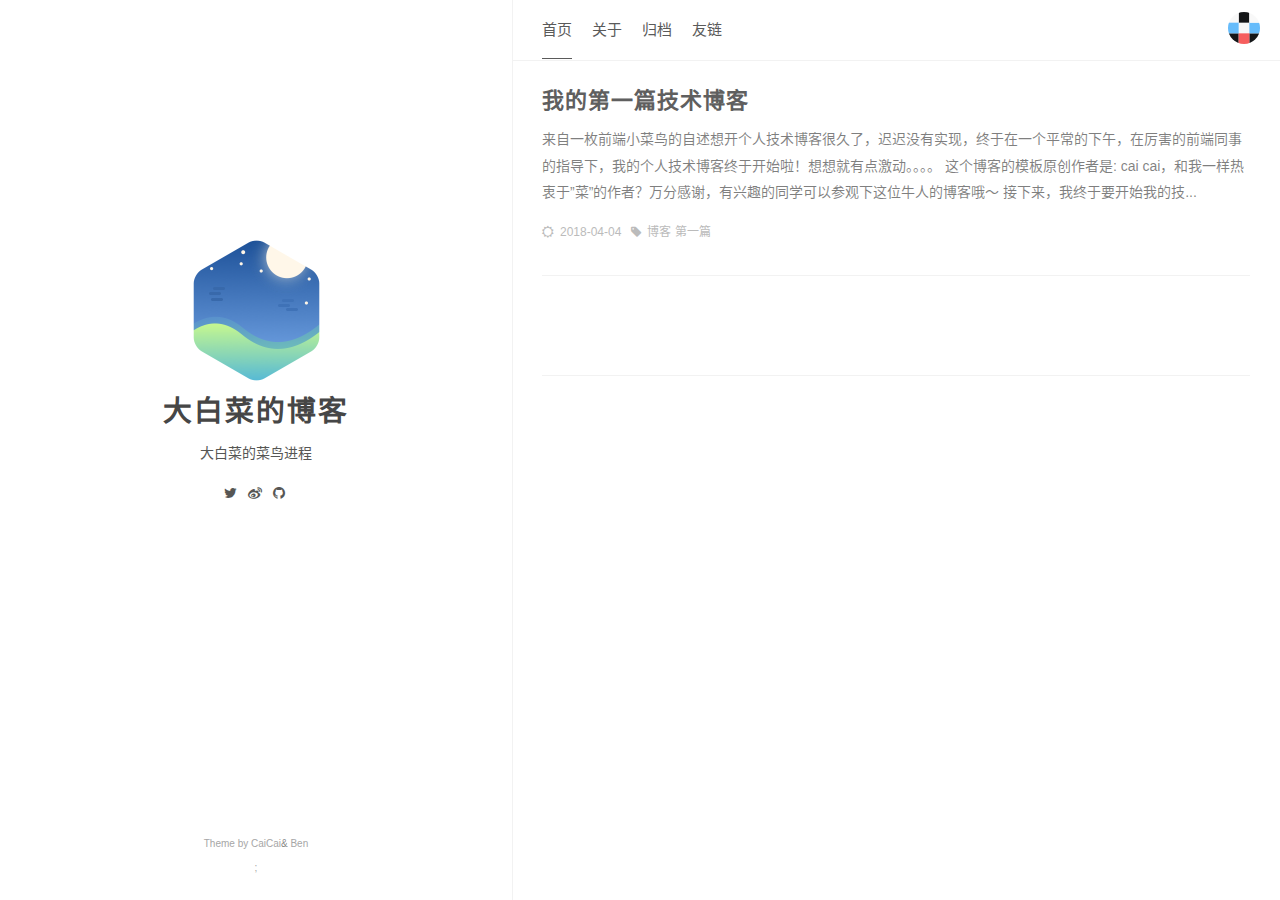
<file: index.html>
<!DOCTYPE html><html lang="zh-CN"><head><meta charset="utf-8"><meta name="X-UA-Compatible" content="IE=edge"><meta name="author" content="missleee"><title>大白菜的博客</title><meta name="description" content="一名爱好前端技术的小菜鸟"><meta name="keywords" content="HTML,CSS,Javascript,Node,Vue,Angular,Echarts"><meta content="width=device-width, initial-scale=1.0, maximum-scale=1.0, user-scalable=0" name="viewport"><meta content="yes" name="apple-mobile-web-app-capable"><meta content="black" name="apple-mobile-web-app-status-bar-style"><meta content="telephone=no" name="format-detection"><meta name="renderer" content="webkit"><link rel="short icon" href="/images/favicon.png" type="image/x-icon"><link rel="stylesheet" href="/css/style.css"><link rel="stylesheet" href="/css/blog_basic.css"><link rel="stylesheet" href="/css/font-awesome.min.css"><link rel="alternate" type="application/atom+xml" title="ATOM 1.0" href="/atom.xml"></head><body><div class="sidebar animated fadeInDown"><div class="top-intro"></div><div class="logo-title"><div class="title"><img src="/images/logo@2x.png" style="width:127px;"><h3 title=""><a href="/">大白菜的博客</a></h3><div class="description"><p>大白菜的菜鸟进程</p></div></div></div><ul class="social-links"><li><a href="https://twitter.com/http://twitter.com"><i class="fa fa-twitter"></i></a></li><li><a href="http://weibo.com/http://weibo.com"><i class="fa fa-weibo"></i></a></li><li><a href="http://github.com/https://github.com/missLeee"><i class="fa fa-github"></i></a></li></ul><div class="footer"><a target="_blank" href="/"><span>Theme by</span></a><a href="https://www.caicai.me"> CaiCai</a><span>&</span><a href="https://github.com/Ben02/hexo-theme-Anatole"> Ben</a><div class="by_farbox"><a href="https://hexo.io/zh-cn/" target="_blank">;</a></div></div></div><div class="main"><div class="page-top animated fadeInDown"><div class="nav"><li><a class="current" href="/">首页</a></li><li><a href="/about">关于</a></li><li><a href="/archives">归档</a></li><li><a href="/links">友链</a></li></div><div class="information"><div class="back_btn"><li><a class="fa fa-chevron-left" onclick="window.history.go(-1)" style="display:none;"></a></li></div><div class="avatar"><img src="/images/favicon.png"></div></div></div><div class="autopagerize_page_element"><div class="content"><div class="post animated fadeInDown"><div class="post-title"><h3><a href="/2018/04/04/hello-world/">我的第一篇技术博客</a></h3></div><div class="post-content"><p>来自一枚前端小菜鸟的自述想开个人技术博客很久了，迟迟没有实现，终于在一个平常的下午，在厉害的前端同事的指导下，我的个人技术博客终于开始啦！想想就有点激动。。。。
这个博客的模板原创作者是:  cai cai，和我一样热衷于”菜”的作者？万分感谢，有兴趣的同学可以参观下这位牛人的博客哦～
接下来，我终于要开始我的技...</p></div><div class="post-footer"><div class="meta"><div class="info"><i class="fa fa-sun-o"></i><span class="date">2018-04-04</span><i class="fa fa-tag"></i><a class="tag" href="/tags/博客-第一篇/" title="博客  第一篇">博客  第一篇 </a></div></div></div></div><div class="pagination"><ul class="clearfix"></ul></div></div></div></div><script src="/js/jquery.js"></script><script src="/js/jquery-migrate-1.2.1.min.js"></script><script src="/js/jquery.appear.js"></script></body></html>
</file>
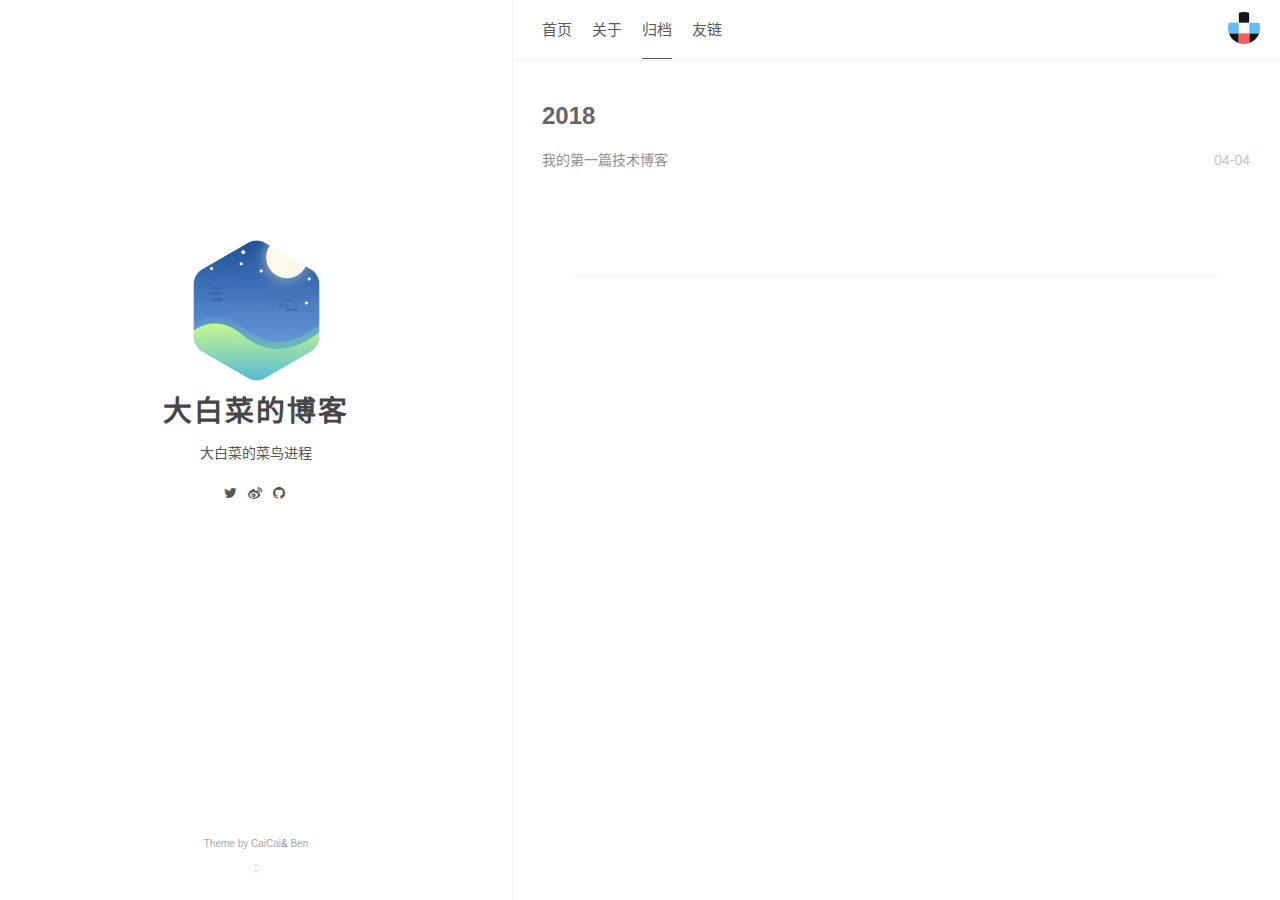
<file: archives/index.html>
<!DOCTYPE html><html lang="zh-CN"><head><meta charset="utf-8"><meta name="X-UA-Compatible" content="IE=edge"><meta name="author" content="missleee"><title>归档 · 大白菜的博客</title><meta name="description" content="归档页面 - 大白菜的博客"><meta name="keywords" content="HTML,CSS,Javascript,Node,Vue,Angular,Echarts"><meta content="width=device-width, initial-scale=1.0, maximum-scale=1.0, user-scalable=0" name="viewport"><meta content="yes" name="apple-mobile-web-app-capable"><meta content="black" name="apple-mobile-web-app-status-bar-style"><meta content="telephone=no" name="format-detection"><meta name="renderer" content="webkit"><link rel="short icon" href="/images/favicon.png" type="image/x-icon"><link rel="stylesheet" href="/css/style.css"><link rel="stylesheet" href="/css/blog_basic.css"><link rel="stylesheet" href="/css/font-awesome.min.css"><link rel="alternate" type="application/atom+xml" title="ATOM 1.0" href="/atom.xml"></head><body><div class="sidebar animated fadeInDown"><div class="top-intro"></div><div class="logo-title"><div class="title"><img src="/images/logo@2x.png" style="width:127px;"><h3 title=""><a href="/">大白菜的博客</a></h3><div class="description"><p>大白菜的菜鸟进程</p></div></div></div><ul class="social-links"><li><a href="https://twitter.com/http://twitter.com"><i class="fa fa-twitter"></i></a></li><li><a href="http://weibo.com/http://weibo.com"><i class="fa fa-weibo"></i></a></li><li><a href="http://github.com/https://github.com/missLeee"><i class="fa fa-github"></i></a></li></ul><div class="footer"><a target="_blank" href="/"><span>Theme by</span></a><a href="https://www.caicai.me"> CaiCai</a><span>&</span><a href="https://github.com/Ben02/hexo-theme-Anatole"> Ben</a><div class="by_farbox"><a href="https://hexo.io/zh-cn/" target="_blank">;</a></div></div></div><div class="main"><div class="page-top animated fadeInDown"><div class="nav"><li><a href="/">首页</a></li><li><a href="/about">关于</a></li><li><a class="current" href="/archives">归档</a></li><li><a href="/links">友链</a></li></div><div class="information"><div class="back_btn"><li><a class="fa fa-chevron-left" onclick="window.history.go(-1)" style="display:none;"></a></li></div><div class="avatar"><img src="/images/favicon.png"></div></div></div><div class="autopagerize_page_element"><div class="content"><div class="archive animated fadeInDown"><ul class="list-with-title"><div class="archive"><div class="listing-title">2018</div><ul class="listing"><div class="listing-item"><div class="listing-post"><a href="/2018/04/04/hello-world/" title="我的第一篇技术博客">我的第一篇技术博客</a><div class="post-time"><span class="date">04-04</span></div></div></div></div><div class="pagination"><ul class="clearfix"></ul></div></ul></div></div></div></div><script src="/js/jquery.js"></script><script src="/js/jquery-migrate-1.2.1.min.js"></script><script src="/js/jquery.appear.js"></script></body></html>
</file>
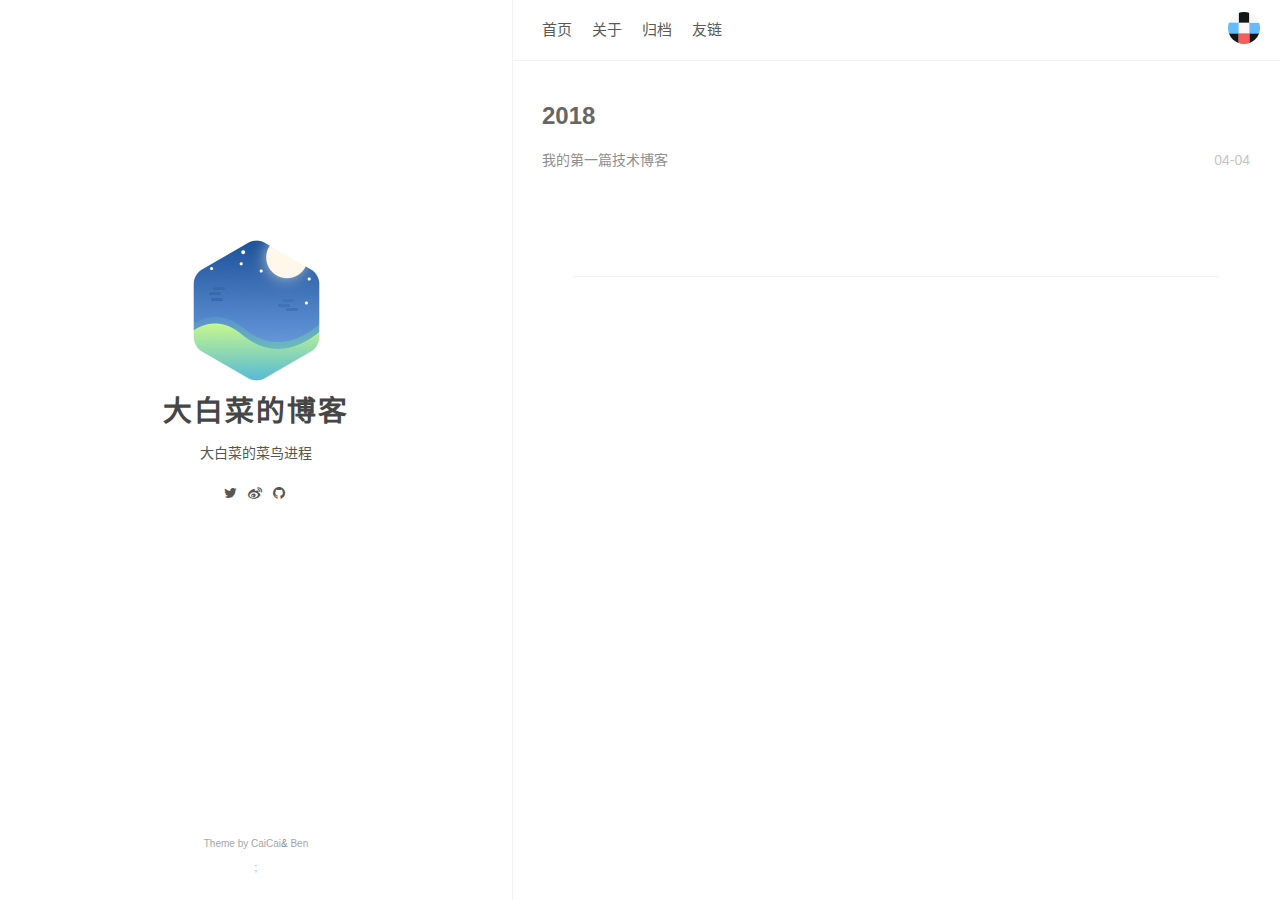
<file: tags/博客-第一篇/index.html>
<!DOCTYPE html><html lang="zh-CN"><head><meta charset="utf-8"><meta name="X-UA-Compatible" content="IE=edge"><meta name="author" content="missleee"><title>博客  第一篇 · 大白菜的博客</title><meta name="description" content="标签：博客  第一篇 - 大白菜的博客"><meta name="keywords" content="HTML,CSS,Javascript,Node,Vue,Angular,Echarts"><meta content="width=device-width, initial-scale=1.0, maximum-scale=1.0, user-scalable=0" name="viewport"><meta content="yes" name="apple-mobile-web-app-capable"><meta content="black" name="apple-mobile-web-app-status-bar-style"><meta content="telephone=no" name="format-detection"><meta name="renderer" content="webkit"><link rel="short icon" href="/images/favicon.png" type="image/x-icon"><link rel="stylesheet" href="/css/style.css"><link rel="stylesheet" href="/css/blog_basic.css"><link rel="stylesheet" href="/css/font-awesome.min.css"><link rel="alternate" type="application/atom+xml" title="ATOM 1.0" href="/atom.xml"></head><body><div class="sidebar animated fadeInDown"><div class="top-intro"></div><div class="logo-title"><div class="title"><img src="/images/logo@2x.png" style="width:127px;"><h3 title=""><a href="/">大白菜的博客</a></h3><div class="description"><p>大白菜的菜鸟进程</p></div></div></div><ul class="social-links"><li><a href="https://twitter.com/http://twitter.com"><i class="fa fa-twitter"></i></a></li><li><a href="http://weibo.com/http://weibo.com"><i class="fa fa-weibo"></i></a></li><li><a href="http://github.com/https://github.com/missLeee"><i class="fa fa-github"></i></a></li></ul><div class="footer"><a target="_blank" href="/"><span>Theme by</span></a><a href="https://www.caicai.me"> CaiCai</a><span>&</span><a href="https://github.com/Ben02/hexo-theme-Anatole"> Ben</a><div class="by_farbox"><a href="https://hexo.io/zh-cn/" target="_blank">;</a></div></div></div><div class="main"><div class="page-top animated fadeInDown"><div class="nav"><li><a href="/">首页</a></li><li><a href="/about">关于</a></li><li><a href="/archives">归档</a></li><li><a href="/links">友链</a></li></div><div class="information"><div class="back_btn"><li><a class="fa fa-chevron-left" onclick="window.history.go(-1)" style="display:none;"></a></li></div><div class="avatar"><img src="/images/favicon.png"></div></div></div><div class="autopagerize_page_element"><div class="content"><div class="archive animated fadeInDown"><ul class="list-with-title"><div class="archive"><div class="listing-title">2018</div><ul class="listing"><div class="listing-item"><div class="listing-post"><a href="/2018/04/04/hello-world/" title="我的第一篇技术博客">我的第一篇技术博客</a><div class="post-time"><span class="date">04-04</span></div></div></div></div><div class="pagination"><ul class="clearfix"></ul></div></ul></div></div></div></div><script src="/js/jquery.js"></script><script src="/js/jquery-migrate-1.2.1.min.js"></script><script src="/js/jquery.appear.js"></script></body></html>
</file>
<file: css/style.css>
@charset "UTF-8";
html {
  background-color: #fff;
  -webkit-font-smoothing: antialiased;
}

body {
  color: rgba(0, 0, 0, 0.5);
  font-family: 'PingHei', 'PingFang SC', Helvetica Neue, 'Work Sans', 'Hiragino Sans GB', 'Microsoft YaHei', SimSun, sans-serif;
  font-size: 15px;
  width: 100%;
  margin: 0 auto 30px auto;
  background-color: #fff;
}

p {
  line-height: 1.9em;
  font-weight: 400;
  font-size: 14px;
}

a {
  text-decoration: none;
}

a:link, a:visited {
  opacity: 1;
  -webkit-transition: all .15s linear;
  -moz-transition: all .15s linear;
  -o-transition: all .15s linear;
  -ms-transition: all .15s linear;
  transition: all .15s linear;
  color: #424242;
}

a:hover, a:active {
  color: #4786D6;
}

/*basic styles ends*/
/*animation starts*/
.animated {
  -webkit-animation-fill-mode: both;
  -moz-animation-fill-mode: both;
  -ms-animation-fill-mode: both;
  -o-animation-fill-mode: both;
  animation-fill-mode: both;
  -webkit-animation-duration: 1s;
  -moz-animation-duration: 1s;
  -ms-animation-duration: 1s;
  -o-animation-duration: 1s;
  animation-duration: 1s;
}

.animated.hinge {
  -webkit-animation-duration: 1s;
  -moz-animation-duration: 1s;
  -ms-animation-duration: 1s;
  -o-animation-duration: 1s;
  animation-duration: 1s;
}

@-webkit-keyframes fadeInDown {
  0% {
    opacity: 0;
    -webkit-transform: translateY(-20px);
  }
  100% {
    opacity: 1;
    -webkit-transform: translateY(0);
  }
}
@-moz-keyframes fadeInDown {
  0% {
    opacity: 0;
    -moz-transform: translateY(-20px);
  }
  100% {
    opacity: 1;
    -moz-transform: translateY(0);
  }
}
@-o-keyframes fadeInDown {
  0% {
    opacity: 0;
    -o-transform: translateY(-20px);
  }
  100% {
    opacity: 1;
    -o-transform: translateY(0);
  }
}
@keyframes fadeInDown {
  0% {
    opacity: 0;
    transform: translateY(-20px);
  }
  100% {
    opacity: 1;
    transform: translateY(0);
  }
}
.fadeInDown {
  -webkit-animation-name: fadeInDown;
  -moz-animation-name: fadeInDown;
  -o-animation-name: fadeInDown;
  animation-name: fadeInDown;
}

/*animation ends*/
.content {
  height: auto;
  float: right;
  width: 60%;
  margin-top: 60px;
}

.page-top {
  width: 60%;
  position: fixed;
  right: 0;
  z-index: 3;
  background-color: #fff;
  height: 60px;
  border-bottom: 1px solid #f2f2f2;
}
.page-top .nav {
  list-style: none;
  padding: 18px 30px;
  float: left;
  font-size: 12px;
}
.page-top .nav li {
  position: relative;
  display: initial;
  padding-right: 20px;
  font-size: 15px;
}
.page-top .nav a {
  color: #5A5A5A;
}
.page-top .nav a:hover {
  color: #4786D6;
}
.page-top .nav a.current {
  color: #5A5A5A;
  padding-bottom: 20px;
  border-bottom: 1px solid #5A5A5A;
}
.page-top .information {
  float: right;
  padding-top: 12px;
  padding-right: 20px;
}
.page-top .information .avatar {
  float: right;
}
.page-top .information .avatar img {
  width: 32px;
  height: 32px;
  border-radius: 300px;
}
.page-top .information .back_btn {
  float: left;
  padding-top: 5px;
  margin-right: -10px;
}
.page-top .information .back_btn li {
  display: initial;
  padding-right: 40px;
}

.sidebar {
  width: 40%;
  -webkit-background-size: cover;
  background-size: cover;
  background-color: #fff;
  height: 100%;
  transition: 0.8s;
  top: 0;
  left: 0;
  position: fixed;
  z-index: 4;
  border-right: 1px solid #f2f2f2;
}
.sidebar .logo-title {
  text-align: center;
  padding-top: 240px;
}
.sidebar .logo-title .description {
  font-size: 14px;
  color: #565654;
}
.sidebar .logo-title .logo {
  margin: 0 auto;
}
.sidebar .logo-title .title h3 {
  text-transform: uppercase;
  font-size: 2rem;
  font-weight: bold;
  letter-spacing: 2px;
  line-height: 1;
  margin: 0;
  margin-top: 6px;
}
.sidebar .logo-title .title a {
  text-decoration: none;
  color: #464646;
  font-size: 1.8rem;
  font-weight: bold;
}
.sidebar .social-links {
  list-style: none;
  padding: 0;
  font-size: 14px;
  text-align: center;
}
.sidebar .social-links i {
  margin-right: 3px;
}
.sidebar .social-links li {
  display: inline;
  padding: 0 4px;
  line-height: 0;
}
.sidebar .social-links a {
  color: #565654;
}
.sidebar .social-links a:hover {
  color: #4786D6;
}

.post {
  background-color: #FFF;
  margin: 30px;
}
.post .post-title h1 {
  text-transform: uppercase;
  font-size: 30px;
  letter-spacing: 5px;
  line-height: 1;
}
.post .post-title h2 {
  text-transform: uppercase;
  letter-spacing: 1px;
  font-size: 28px;
  line-height: 1;
  font-weight: 600;
  color: #5f5f5f;
}
.post .post-title h3 {
  text-transform: uppercase;
  letter-spacing: 1px;
  line-height: 1;
  font-weight: 600;
  color: #464646;
  font-size: 22px;
  margin: 0;
}
.post .post-title a {
  text-decoration: none;
  letter-spacing: 1px;
  color: #5f5f5f;
}
.post .post-title a:hover {
  text-decoration: underline;
}
.post .post-content a {
  text-decoration: none;
  letter-spacing: 1px;
  color: #4786D6;
}
.post .post-content a:hover {
  color: #2F69B3;
}
.post .post-content h3 {
  color: #5F5F5F;
  font-size: 22px;
  font-weight: 600;
}
.post .post-content h4 {
  color: #5F5F5F;
  font-size: 16px;
}
.post .post-footer {
  padding: 0 0 30px 0;
  border-bottom: 1px solid #f2f2f2;
}
.post .post-footer .meta {
  max-width: 100%;
  height: 25px;
  color: #bbbbbb;
}
.post .post-footer .meta .info {
  float: left;
  font-size: 12px;
}
.post .post-footer .meta .info .date {
  margin-right: 10px;
}
.post .post-footer .meta a {
  text-decoration: none;
  color: #bbbbbb;
  padding-right: 10px;
}
.post .post-footer .meta a:hover {
  color: #4786D6;
}
.post .post-footer .meta i {
  margin-right: 6px;
}
.post .post-footer .tags {
  padding-bottom: 15px;
  font-size: 13px;
}
.post .post-footer .tags ul {
  list-style-type: none;
  display: inline;
  margin: 0;
  padding: 0;
}
.post .post-footer .tags ul li {
  list-style-type: none;
  margin: 0;
  padding-right: 5px;
  display: inline;
}
.post .post-footer .tags a {
  text-decoration: none;
  color: rgba(0, 0, 0, 0.44);
  font-weight: 400;
}
.post .post-footer .tags a:hover {
  text-decoration: none;
}

.pagination {
  margin: 30px;
  padding: 0px 0 56px 0;
  border-bottom: 1px solid #f2f2f2;
}
.pagination ul {
  list-style: none;
  margin: 0;
  padding: 0;
  height: 13px;
}
.pagination ul li {
  margin: 0 2px 0 2px;
  display: inline;
  line-height: 1;
}
.pagination ul li a {
  text-decoration: none;
}
.pagination .pre {
  float: left;
}
.pagination .next {
  float: right;
}

.like-reblog-buttons {
  float: right;
}

.like-button {
  float: right;
  padding: 0 0 0 10px;
}

.reblog-button {
  float: right;
  padding: 0;
}

#install-btn {
  position: fixed;
  bottom: 0px;
  right: 6px;
}

#disqus_thread {
  margin: 30px;
  border-bottom: 1px solid #f2f2f2;
}

.footer {
  clear: both;
  text-align: center;
  font-size: 10px;
  margin: 0 auto;
  bottom: 0;
  position: absolute;
  width: 100%;
  padding-bottom: 20px;
  background: #fff;
}
.footer a {
  color: #A6A6A6;
}
.footer a:hover {
  color: #4786D6;
}

/*for archive*/
.archive {
  width: 100%;
}

.list-with-title {
  font-size: 14px;
  margin: 30px;
  padding: 0;
}
.list-with-title li {
  list-style-type: none;
  padding: 0;
}
.list-with-title .listing-title {
  font-size: 24px;
  color: #666666;
  font-weight: 600;
  line-height: 2.2em;
}
.list-with-title .listing {
  padding: 0;
}
.list-with-title .listing .listing-post {
  padding-bottom: 5px;
}
.list-with-title .listing .listing-post .post-time {
  float: right;
  color: #C5C5C5;
}
.list-with-title .listing .listing-post a {
  color: #8F8F8F;
}
.list-with-title .listing .listing-post a:hover {
  color: #4786D6;
}

/* share */
.share {
  margin: 0px 30px;
  display: inline-flex;
}

.evernote {
  width: 32px;
  height: 32px;
  border-radius: 300px;
  background-color: #3E3E3E;
  margin-right: 5px;
}
.evernote a {
  color: #fff;
  padding: 11px;
  font-size: 12px;
}
.evernote a:hover {
  color: #ED6243;
  padding: 11px;
}

.weibo {
  width: 32px;
  height: 32px;
  border-radius: 300px;
  background-color: #ED6243;
  margin-right: 5px;
}
.weibo a {
  color: #fff;
  padding: 9px;
}
.weibo a:hover {
  color: #BD4226;
}

.twitter {
  width: 32px;
  height: 32px;
  border-radius: 300px;
  background-color: #59C0FD;
  margin-right: 5px;
}
.twitter a {
  color: #fff;
  padding: 9px;
}
.twitter a:hover {
  color: #4B9ECE;
}

/* about */
.about {
  margin: 30px;
}
.about h3 {
  font-size: 22px;
}

/* links*/
.links {
  margin: 30px;
}
.links h3 {
  font-size: 22px;
}
.links a {
  cursor: pointer;
}

/* 评论样式 */
.comment-count {
  color: #666;
}

.tab-community {
  color: #666;
}

.read_more {
  font-size: 14px;
}

.back-button {
  padding-top: 30px;
  max-width: 100px;
  padding-left: 40px;
  float: left;
}

/* 默认评论样式 */
#fb_comments_container {
  margin: 30px;
}

/* 按钮样式 */
a.btn {
  color: #868686;
  font-weight: 400;
}

.btn {
  display: inline-block;
  position: relative;
  outline: 0;
  color: rgba(0, 0, 0, 0.44);
  background: transparent;
  font-size: 14px;
  text-align: center;
  text-decoration: none;
  cursor: pointer;
  border: 1px solid rgba(0, 0, 0, 0.15);
  white-space: nowrap;
  font-weight: 400;
  font-style: normal;
  border-radius: 999em;
}

.btn:hover {
  display: inline-block;
  position: relative;
  outline: 0px;
  color: #464545;
  background: transparent;
  font-size: 14px;
  text-align: center;
  text-decoration: none;
  cursor: pointer;
  border: 1px solid #464545;
  white-space: nowrap;
  font-weight: 400;
  font-style: normal;
  border-radius: 999em;
}

[role="back"] {
  padding: 0.5em 1.25em;
  line-height: 1.666em;
}

[role="home"] {
  padding: 0.5em 1.25em;
  line-height: 1.666em;
}

[role="navigation"] {
  padding: 0.5em 1.25em;
  line-height: 1.666em;
}

[role="tags"] {
  padding: 6px 12px;
}

/* Menu样式 */
.menu {
  float: right;
  padding-top: 30px;
}
.menu .btn-down {
  margin: 0px;
}
.menu .btn-down li {
  list-style: none;
  width: 100px;
}
.menu .btn-down li a {
  display: inline-block;
  position: relative;
  padding: 0.5em 1.25em;
  outline: 0;
  color: rgba(0, 0, 0, 0.44);
  background: transparent;
  font-size: 14px;
  text-align: center;
  text-decoration: none;
  cursor: pointer;
  border: 1px solid rgba(0, 0, 0, 0.15);
  white-space: nowrap;
  font-weight: 400;
  font-style: normal;
  border-radius: 999em;
  margin-top: 5px;
}
.menu .btn-down li a:hover {
  position: relative;
  padding: 0.5em 1.25em;
  outline: 0;
  color: #fff;
  background: #3CBD10;
  font-size: 14px;
  text-align: center;
  text-decoration: none;
  cursor: pointer;
  border: 1px solid rgba(0, 0, 0, 0.15);
  white-space: nowrap;
  font-weight: 400;
  font-style: normal;
  border-radius: 999em;
  margin-top: 5px;
}
.menu .btn-down div {
  position: absolute;
  visibility: hidden;
  width: 100px;
  float: right;
}

.page_404 {
  text-align: center;
  padding-top: 50px;
}

@media screen and (max-width: 960px) {
  .sidebar {
    width: 100%;
    position: absolute;
    border-right: none;
    z-index: 1;
  }
  .sidebar .logo-title {
    padding-top: 120px;
  }
  .sidebar .logo-title .title img {
    width: 100px;
  }
  .sidebar .logo-title .title h3 {
    font-size: 20px;
  }

  .page-top {
    width: 100%;
  }

  .post-title h3 {
    line-height: 1.6;
  }

  .content {
    margin-top: 420px;
    width: 100%;
    z-index: 2;
    position: absolute;
  }

  .footer {
    display: none;
  }

  .share {
    display: grid;
  }
}
</file>
<file: css/blog_basic.css>
.post-content .tip {
  position: relative;
  margin: 2em 0;
  padding: 12px 24px 12px 30px;
  border-left: 4px solid #f66;
  border-top-right-radius: 2px;
  border-bottom-right-radius: 2px;
  background-color: #f8f8f8
}

.post-content .tip br {
  /**display: none**/
}

.post-content .tip:before {
  position: absolute;
  top: 14px;
  left: -12px;
  content: "!";
  width: 20px;
  height: 20px;
  border-radius: 100%;
  color: #fff;
  font-size: 14px;
  line-height: 20px;
  font-weight: bold;
  text-align: center;
  background-color: #f66;
  font-family: 'Dosis', 'Source Sans Pro', 'Helvetica Neue', Arial, sans-serif
}

.content > .post > .post-content > p {
  word-wrap: break-word;
  word-break: break-all;
}

#ds-thread,#disqus_thread,#cloud-tie-wrapper {
  margin: 0 30px!important
}

pre {
  font-size: 0.8em!important;
  background-color: #f8f8f8!important;
  font-family: 'Roboto Mono','Lucida Console','Trebuchet MS','Courier New', Monaco, courier,'PingFang SC','Hiragino Sans GB','Microsoft Jhenghei','Microsoft YaHei', monospace!important
}

figure.highlight {
  position: relative!important;
  margin: 1em 0!important;
  border-radius: 2px!important;
  line-height: 1.1em!important;
  background-color: #f8f8f8!important;
  overflow-x: auto!important
}

figure.highlight table,figure.highlight tr,figure.highlight td {
  width: 100%!important;
  border-collapse: collapse!important;
  padding: 0!important;
  margin: 0!important
}

figure.highlight .gutter {
  display: none!important
}

figure.highlight .code pre {
  padding: 1.2em 1.4em!important;
  line-height: 1.5em!important;
  margin: 0!important
}

figure.highlight.html .code:after,figure.highlight.js .code:after,figure.highlight.bash .code:after,figure.highlight.css .code:after,figure.highlight.scss .code:after,figure.highlight.diff .code:after,figure.highlight.java .code:after,figure.highlight.xml .code:after,figure.highlight.python .code:after,figure.highlight.json .code:after,figure.highlight.swift .code:after,figure.highlight.ruby .code:after,figure.highlight.perl .code:after,figure.highlight.php .code:after,figure.highlight.c .code:after,figure.highlight.cpp .code:after {
  position: absolute!important;
  top: 0!important;
  right: 0!important;
  color: #ccc!important;
  text-align: right!important;
  font-size: 0.75em!important;
  padding: 5px 10px 0!important;
  line-height: 15px!important;
  height: 15px!important;
  font-weight: 600!important
}

figure.highlight.html .code:after {
  content: "HTML"
}

figure.highlight.js .code:after {
  content: "JS"
}

figure.highlight.bash .code:after {
  content: "BASH"
}

figure.highlight.css .code:after {
  content: "CSS"
}

figure.highlight.scss .code:after {
  content: "SCSS"
}

figure.highlight.diff .code:after {
  content: "DIFF"
}

figure.highlight.java .code:after {
  content: "JAVA"
}

figure.highlight.xml .code:after {
  content: "XML"
}

figure.highlight.python .code:after {
  content: "PYTHON"
}

figure.highlight.json .code:after {
  content: "JSON"
}

figure.highlight.swift .code:after {
  content: "SWIFT"
}

figure.highlight.ruby .code:after {
  content: "RUBY"
}

figure.highlight.perl .code:after {
  content: "PERL"
}

figure.highlight.php .code:after {
  content: "PHP"
}

figure.highlight.c .code:after {
  content: "C"
}

figure.highlight.java .code:after {
  content: "JAVA"
}

figure.highlight.cpp .code:after {
  content: "CPP"
}

figure.highlight.cpp .code:after {
  content: 'C++'
}

pre {
  color: #525252!important
}

pre .function .keyword,pre .constant {
  color: #0092db!important
}

pre .keyword,pre .attribute {
  color: #e96900!important
}

pre .number,pre .literal {
  color: #ae81ff!important
}

pre .tag,pre .tag .title,pre .change,pre .winutils,pre .flow,pre .lisp .title,pre .clojure .built_in,pre .nginx .title,pre .tex .special {
  color: #2973b7!important
}

pre .symbol,pre .symbol .string,pre .value,pre .regexp {
  color: #42b983!important
}

pre .title {
  color: #83B917!important
}

pre .tag .value,pre .string,pre .subst,pre .haskell .type,pre .preprocessor,pre .ruby .class .parent,pre .built_in,pre .sql .aggregate,pre .django .template_tag,pre .django .variable,pre .smalltalk .class,pre .javadoc,pre .django .filter .argument,pre .smalltalk .localvars,pre .smalltalk .array,pre .attr_selector,pre .pseudo,pre .addition,pre .stream,pre .envvar,pre .apache .tag,pre .apache .cbracket,pre .tex .command,pre .prompt {
  color: #42b983!important
}

pre .comment,pre .java .annotation,pre .python .decorator,pre .template_comment,pre .pi,pre .doctype,pre .shebang,pre .apache .sqbracket,pre .tex .formula {
  color: #b3b3b3!important
}

pre .deletion {
  color: #BA4545!important
}

pre .coffeescript .javascript,pre .javascript .xml,pre .tex .formula,pre .xml .javascript,pre .xml .vbscript,pre .xml .css,pre .xml .cdata {
  opacity: 0.5!important
}

html {
  height: 100%;
  max-height: 100%;
  padding: 0;
  margin: 0; }

  body {
    padding: 0;
    margin: 0;
    line-height: 1.6em; }

    .clear {
      clear: both;
      display: block;
      overflow: hidden;
      visibility: hidden;
      width: 0;
      height: 0; }

      h1, h2, h3, h4, h5, h6 {
        text-rendering: optimizeLegibility;
        line-height: 1;
        margin: 2rem 0; }

        h1 {
          font-size: 2.1rem;
          line-height: 1.2em; }

          h2 {
            font-size: 1.9rem;
            line-height: 1.2em; }

            h3 {
              font-size: 1.75rem; }

              h4 {
                font-size: 1.3rem; }

                h5 {
                  font-size: 1.3rem; }

                  h6 {
                    font-size: 1.3rem; }

                    img {
                      max-width: 100%;
                      height: auto; }

                      p, ul, ol, dl {
                        margin: 1em 0; }

                        ol ol, ul ul, ul ol, ol ul {
                          margin: 0.4em 0; }

                          ul p, ol p, li p, .content li p, blockquote p, .content blockquote p,
                          .post blockquote p, .post li p {
                            margin: 0;
                            overflow: visible; }

                            a img {
                              border: none; }

dl dt {
  float: left;
  width: 180px;
  overflow: hidden;
  clear: left;
  text-align: right;
  text-overflow: ellipsis;
  white-space: nowrap;
  font-weight: bold;
  margin-bottom: 1em; }

  dl dd {
    margin-left: 200px;
    margin-bottom: 1em; }

    hr {
      display: block;
      height: 1px;
      border: 0;
      border-top: 1px solid #efefef;
      margin: 3.2em 0;
      padding: 0; }

      blockquote {
        box-sizing: border-box;
        margin: 1.6em 0 1.6em -2.2em;
        padding: 0 0 0 1.6em;
        border-left: #4a4a4a 0.4em solid; }

        blockquote p {
          margin: 0.8em 0; }

          blockquote small {
            display: inline-block;
            margin: 0.8em 0 0.8em 1.5em;
            font-size: 0.9em;
            color: #ccc; }

            blockquote small:before {
              content: '\2014 \00A0'; }

              blockquote cite {
                font-weight: bold; }

                blockquote cite a {
                  font-weight: normal; }

                  mark {
                    background-color: #ffc336; }

                    code, tt {
                      padding: 1px 3px;
                      font-family: Inconsolata, monospace, sans-serif;
                      font-size: 0.85em;
                      white-space: pre-wrap;
                      border: 1px solid #E3EDF3;
                      background: #f7f7f9;
                      color: #d14;
                      border-radius: 2px; }
/**
                      pre {
                        -moz-box-sizing: border-box;
                        box-sizing: border-box;
                        margin: 1.6em 0;
                        border: 1px solid #E3EDF3;
                        width: 100%;
                        padding: 10px;
                        font-family: Inconsolata, monospace, sans-serif;
                        font-size: 0.9em;
                        white-space: pre;
                        overflow: auto;
                        background: #F7FAFB;
                        border-radius: 3px; }

                        pre code, tt {
                          font-size: inherit;
                          white-space: -moz-pre-wrap;
                          white-space: pre-wrap;
                          background: transparent;
                          border: none;
                          color: #333;
                          padding: 0; }

                          kbd {
                            display: inline-block;
                            margin-bottom: 0.4em;
                            padding: 1px 8px;
                            border: #ccc 1px solid;
                            color: #666;
                            text-shadow: #fff 0 1px 0;
                            font-size: 0.9em;
                            font-weight: bold;
                            background: #f4f4f4;
                            border-radius: 4px;
                            box-shadow: 0 1px 0 rgba(0, 0, 0, 0.2), 0 1px 0 0 white inset; }

                            table {
                              -moz-box-sizing: border-box;
                              box-sizing: border-box;
                              margin: 1em 0;
                              width: 100%;
                              max-width: 100%;
                              border-width: 1px;
                              border-style: solid;
                              background-color: transparent; }

                              table, table tr, table tr td, table tr th {
                                border-color: #e5e5e5; }

                                table th {
                                  color: #666666;
                                  background-color: #fdfdfd; }

                                  tr th {
                                    border-bottom-width: 1px;
                                    border-bottom-style: solid;
                                    text-align: left; }

                                    tr th, tr td {
                                      padding: 5px 20px;
                                      border-right: 1px solid;
                                      font-size: 1rem; }

                                      tr th:last-child, tr td:last-child {
                                        border-right: 0px; }

                                        table th {
                                          font-weight: bold; }

                                          table tbody > tr:nth-child(odd) > td, table tbody > tr:nth-child(odd) > th {
                                            background-color: #f9f9f9; }

                                            .gist {
                                              font-size: 12px; }
                                              .gist table {
                                                margin: 0;
                                                width: auto; }
                                                .gist table pre {
                                                  font-size: 12px; }
                                                  .gist table .line-numbers {
                                                    font-size: 12px; }
**/

.toc {
  border: 1px solid #f0f0f0;
  margin-bottom: 20px;
  padding: 10px 30px; }

  #fb_comments_container {
    overflow: hidden;
    margin: 0 auto; }
    #fb_comments_container #fb_comments {
      list-style-type: none;
      padding: 0; }
      #fb_comments_container #fb_comments h1 {
        font-size: 1.3em; }
        #fb_comments_container #fb_comments h2 {
          font-size: 1.2em; }
          #fb_comments_container #fb_comments h3 {
            font-size: 1.1em; }
            #fb_comments_container #fb_comments h4, #fb_comments_container #fb_comments h5,
            #fb_comments_container #fb_comments h6 {
              font-size: 1.05em; }
              #fb_comments_container #fb_comments .comment {
                position: relative;
                padding: 25px 0;
                border-bottom: 1px solid rgba(150, 150, 150, 0.2);
                *border-bottom: 1px solid #f0f0f0; }
                #fb_comments_container #fb_comments .comment .avatar {
                  position: absolute;
                  top: 25px;
                  left: 0;
                  width: 50px;
                  float: left; }
                  #fb_comments_container #fb_comments .comment .avatar img {
                    width: 48px;
                    border: none;
                    border-radius: 5px;
                    margin: 0; }
                #fb_comments_container #fb_comments .comment .comment_body,
                #fb_comments_container #fb_comments .comment .c_content {
                  margin-left: 70px;
                  display: block; }
                  #fb_comments_container #fb_comments .comment .comment_body p,
                  #fb_comments_container #fb_comments .comment .c_content p {
                    margin: 5px 0 15px 0;
                    padding: 0;
                    line-height: 1.8; }
                    #fb_comments_container #fb_comments .comment .comment_body .author,
                    #fb_comments_container #fb_comments .comment .c_content .author {
                      line-height: 1.5em;
                      margin: 0;
                      padding: 0; }
                      #fb_comments_container #fb_comments .comment .comment_body .author b,
                      #fb_comments_container #fb_comments .comment .c_content .author b {
                        color: #555; }
                        #fb_comments_container #fb_comments .comment .comment_body .author small,
                        #fb_comments_container #fb_comments .comment .c_content .author small {
                          font-weight: normal;
                          padding-left: 10px;
                          font-size: 0.7em;
                          color: #666; }

#fb_new_comment {
  padding-bottom: 50px; }
  #fb_new_comment textarea {
    border-radius: 5px;
    height: 80px;
    width: 98%;
    padding: 5px;
    font-size: 1em;
    border: 1px solid rgba(150, 150, 150, 0.5);
    *border: 1px solid #a8a8a8;
    line-height: 1.5; }
    #fb_new_comment .comment_error {
      color: red;
      text-align: center;
      display: block;
      font-size: 0.8em;
      padding-top: 1em; }
      #fb_new_comment .c_button:hover {
        background: #E60900;
        color: #fff;
        text-decoration: none; }
        #fb_new_comment .c_button, #fb_new_comment #c_submit {
          cursor: pointer;
          font-family: "Hiragino Sans GB", "Microsoft YaHei", sans-serif;
          font-size: 1em;
          line-height: 1.3em;
          letter-spacing: 1px;
          border-radius: 5px;
          padding: 5px 5px 2px 5px; }
          #fb_new_comment .input_body {
            margin-top: 10px; }
            #fb_new_comment .input_body ul {
              list-style: none;
              padding: 5px 0;
              margin: auto 0; }
              #fb_new_comment .input_body ul li {
                float: left;
                margin-right: 2.2%;
                *margin-right: 22px; }
                #fb_new_comment .input_body ul li label {
                  line-height: 1em; }
                  #fb_new_comment .input_body ul li input {
                    border-radius: 5px;
                    border: 1px solid #ddd;
                    padding: 5px;
                    background: rgba(255, 255, 255, 0.5);
                    margin: 0 0 10px 0; }

#SwfStore_farbox_0 {
  height: 0;
  overflow: hidden; }

  @media screen and (max-width: 320px) {
    #fb_comments .c_content, #fb_comments .comment_body {
      margin-left: 57px;   }
}
</file>
